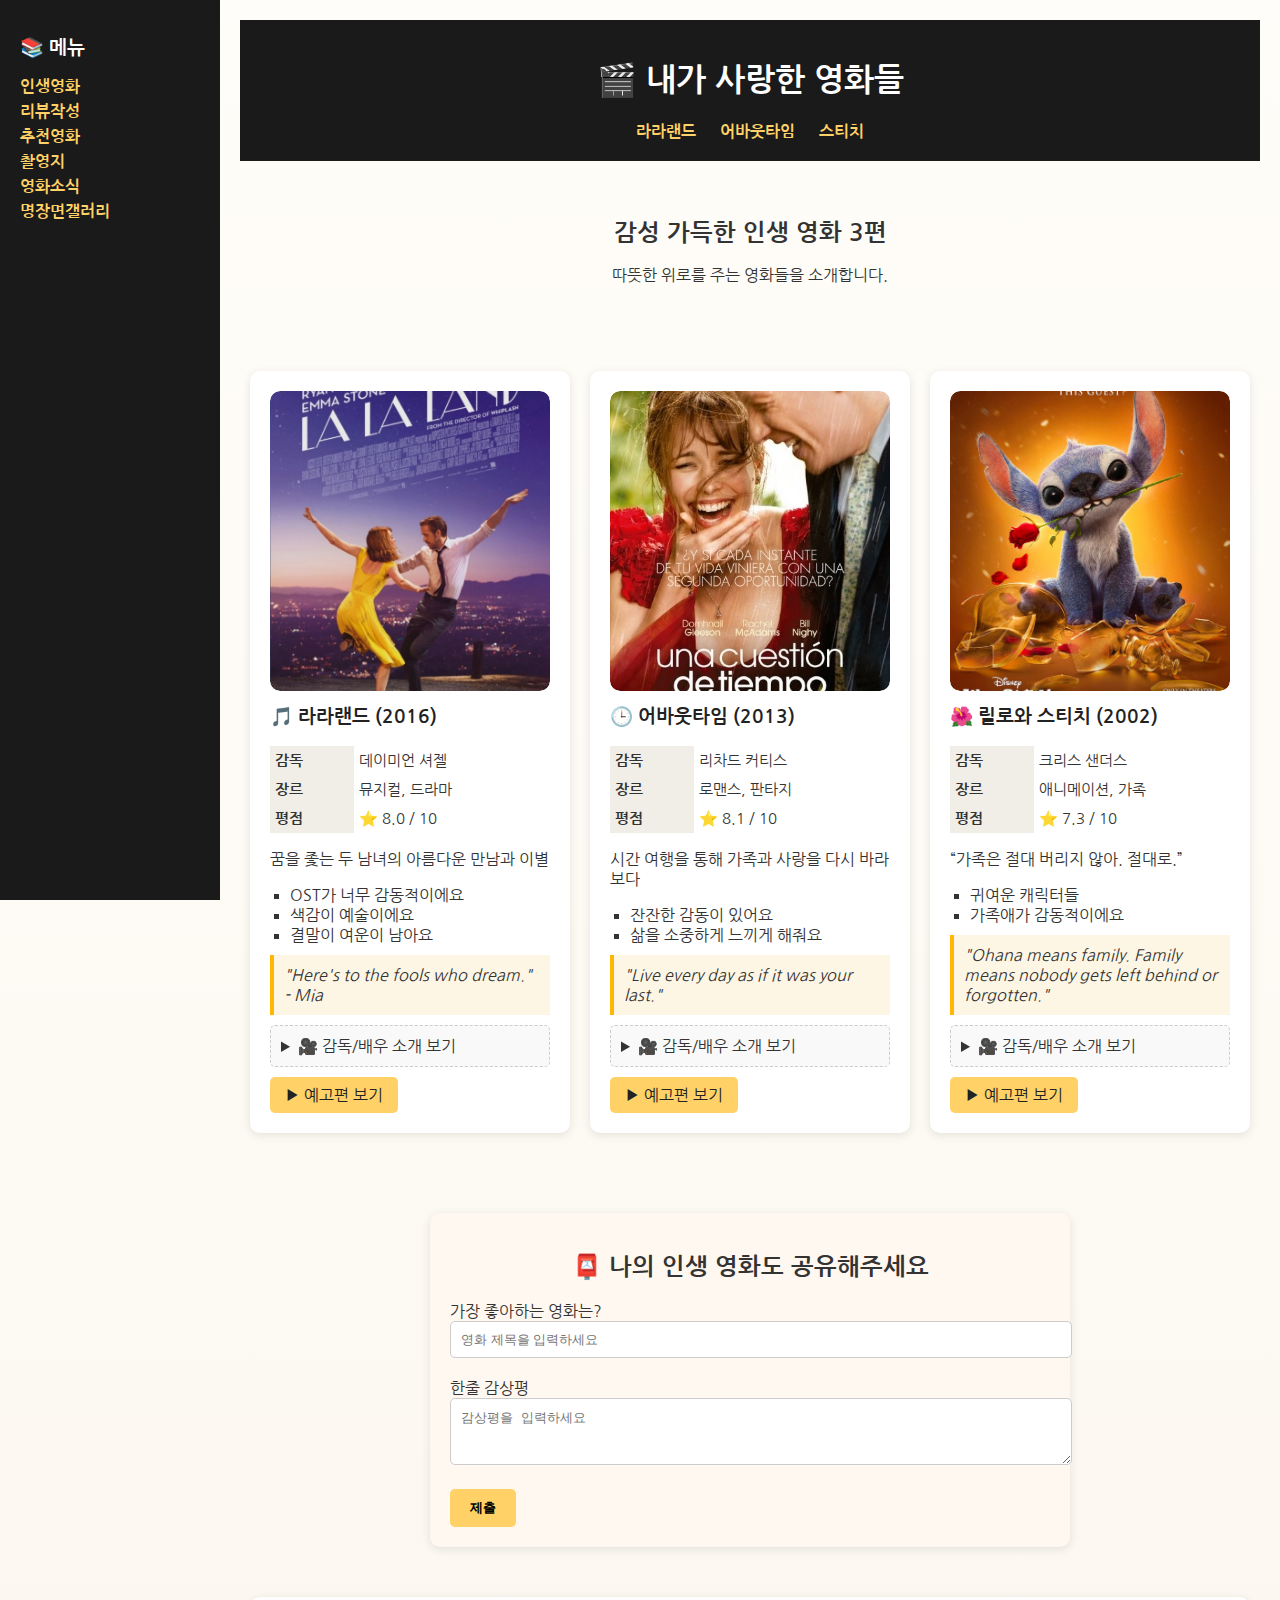
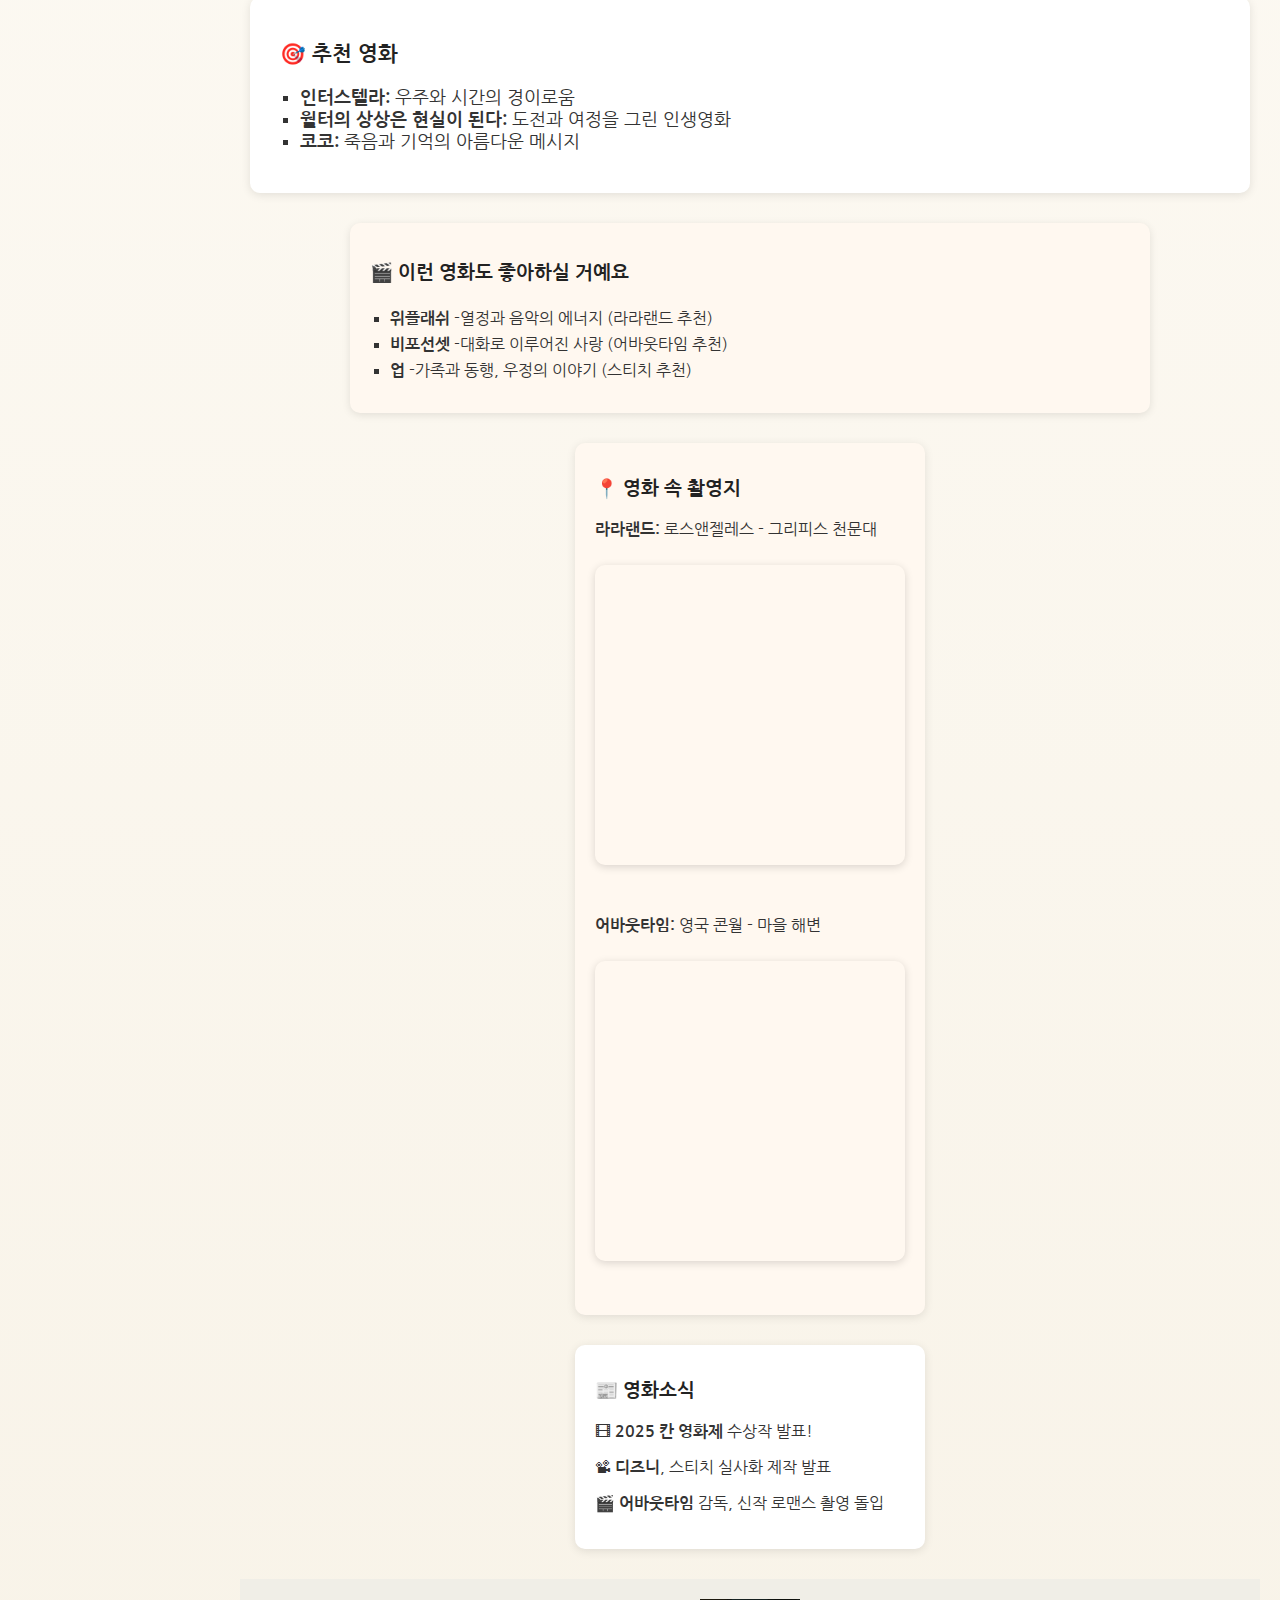
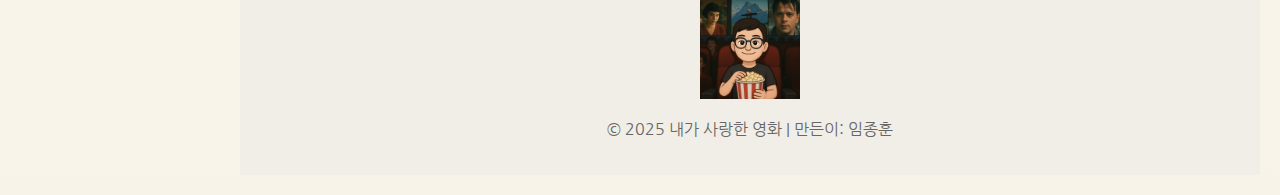
<file: index.html>
<!DOCTYPE html>
<html lang="ko">
<head>
  <meta charset="UTF-8" />
  <meta name="viewport" content="width=device-width, initial-scale=1" />
  <title>내 인생의 영화</title>
  <link rel="stylesheet" href="style.css" />
  <link href="https://fonts.googleapis.com/css2?family=Nanum+Gothic&display=swap" rel="stylesheet" />
</head>
<body>
  <nav class="sidebar">
    <h2>📚 메뉴</h2>
    <a href="#life">인생영화</a>
    <a href="#review">리뷰작성</a>
    <a href="#recommend">추천영화</a>
    <a href="#locations">촬영지</a>
    <a href="#news">영화소식</a>
    <a href="gallery.html" target="_blank" rel="noopener noreferrer">명장면갤러리</a>
  </nav>

  <div class="main-content">
    <header>
      <h1>🎬 내가 사랑한 영화들</h1>
      <nav>
        <a href="#lala">라라랜드</a>
        <a href="#abouttime">어바웃타임</a>
        <a href="#stitch">스티치</a>
      </nav>
    </header>

    <section class="intro" id="life">
      <h2>감성 가득한 인생 영화 3편</h2>
      <p>따뜻한 위로를 주는 영화들을 소개합니다.</p>
    </section>

    <section class="movie-list">

      <section id="lala" class="movie-card">
        <div class="poster-wrapper">
          <img src="lala.jpeg" alt="라라랜드 포스터">
          <div class="summary-hover">
            꿈을 좇는 두 남녀의 아름다운 만남과 이별을 그린 감성 뮤지컬 영화
          </div>
        </div>
        <h3>🎵 라라랜드 (2016)</h3>
        <table>
          <tr><th>감독</th><td>데이미언 셔젤</td></tr>
          <tr><th>장르</th><td>뮤지컬, 드라마</td></tr>
          <tr><th>평점</th><td>⭐ 8.0 / 10</td></tr>
        </table>
        <p>꿈을 좇는 두 남녀의 아름다운 만남과 이별</p>
        <ul>
          <li>OST가 너무 감동적이에요</li>
          <li>색감이 예술이에요</li>
          <li>결말이 여운이 남아요</li>
        </ul>
        <blockquote class="quote">"Here's to the fools who dream." - Mia</blockquote>
        <details>
          <summary>🎥 감독/배우 소개 보기</summary>
          <ul>
            <li><strong>감독:</strong> 데이미언 셔젤</li>
            <li><strong>주연:</strong> 엠마 스톤, 라이언 고슬링</li>
          </ul>
        </details>
        <a href="https://youtu.be/0pdqf4P9MB8" target="_blank">▶ 예고편 보기</a>
      </section>


      <section id="abouttime" class="movie-card">
        <div class="poster-wrapper">
          <img src="time.jpeg" alt="어바웃타임 포스터">
          <div class="summary-hover">
            시간 여행 능력을 가진 청년이 가족과 사랑을 통해 인생을 다시 바라보는 이야기
          </div>
        </div>
        <h3>🕒 어바웃타임 (2013)</h3>
        <table>
          <tr><th>감독</th><td>리차드 커티스</td></tr>
          <tr><th>장르</th><td>로맨스, 판타지</td></tr>
          <tr><th>평점</th><td>⭐ 8.1 / 10</td></tr>
        </table>
        <p>시간 여행을 통해 가족과 사랑을 다시 바라보다</p>
        <ul>
          <li>잔잔한 감동이 있어요</li>
          <li>삶을 소중하게 느끼게 해줘요</li>
        </ul>
        <blockquote class="quote">"Live every day as if it was your last."</blockquote>
        <details>
          <summary>🎥 감독/배우 소개 보기</summary>
          <ul>
            <li><strong>감독:</strong> 리처드 커티스</li>
            <li><strong>주연:</strong> 도널 글리슨, 레이첼 맥아담스</li>
          </ul>
        </details>
        <a href="https://youtu.be/T7A810duHvw" target="_blank">▶ 예고편 보기</a>
      </section>


      <section id="stitch" class="movie-card">
        <div class="poster-wrapper">
          <img src="stitch.jpeg" alt="릴로와 스티치 포스터">
          <div class="summary-hover">
            외계 생명체 스티치와 소녀 릴로가 함께하는 가족애와 우정의 이야기
          </div>
        </div>
        <h3>🌺 릴로와 스티치 (2002)</h3>
        <table>
          <tr><th>감독</th><td>크리스 샌더스</td></tr>
          <tr><th>장르</th><td>애니메이션, 가족</td></tr>
          <tr><th>평점</th><td>⭐ 7.3 / 10</td></tr>
        </table>
        <p>“가족은 절대 버리지 않아. 절대로.”</p>
        <ul>
          <li>귀여운 캐릭터들</li>
          <li>가족애가 감동적이에요</li>
        </ul>
        <blockquote class="quote">"Ohana means family. Family means nobody gets left behind or forgotten."</blockquote>
        <details>
          <summary>🎥 감독/배우 소개 보기</summary>
          <ul>
            <li><strong>감독:</strong> 크리스 샌더스</li>
            <li><strong>주연 성우:</strong> 데이비 채즈, 크리스 샌더스</li>
          </ul>
        </details>
        <a href="https://youtu.be/GEvPRJvM6jU" target="_blank">▶ 예고편 보기</a>
      </section>
    </section>


    <section class="form-section" id="review">
      <h2>📮 나의 인생 영화도 공유해주세요</h2>
      <form>
        <label for="movieName">가장 좋아하는 영화는?</label><br />
        <input type="text" id="movieName" name="movieName" placeholder="영화 제목을 입력하세요" /><br /><br />
        <label for="opinion">한줄 감상평</label><br />
        <textarea id="opinion" name="opinion" rows="3" placeholder="감상평을 입력하세요"></textarea><br /><br />
        <button type="submit">제출</button>
      </form>
    </section>

    <section id="recommend" class="movie-card large-card">
      <h3>🎯 추천 영화</h3>
      <ul>
        <li><strong>인터스텔라:</strong> 우주와 시간의 경이로움</li>
        <li><strong>월터의 상상은 현실이 된다:</strong> 도전과 여정을 그린 인생영화</li>
        <li><strong>코코:</strong> 죽음과 기억의 아름다운 메시지</li>
      </ul>
    </section>

    <section class="similar-movies movie-card">
      <h3>🎬 이런 영화도 좋아하실 거예요</h3>
      <ul>
        <li><strong>위플래쉬</strong> -열정과 음악의 에너지 (라라랜드 추천)</li>
        <li><strong>비포선셋</strong> -대화로 이루어진 사랑 (어바웃타임 추천)</li>
        <li><strong>업</strong> -가족과 동행, 우정의 이야기 (스티치 추천)</li>
      </ul>
    </section>


    <section id="locations" class="movie-card">
      <h3>📍 영화 속 촬영지</h3>
      <p><strong>라라랜드:</strong> 로스앤젤레스 - 그리피스 천문대</p>
      <iframe
        src="https://www.google.com/maps/embed?pb=!1m18!1m12!1m3!1d3302.3963734280085!2d-118.30037258478189!3d34.1184343805776!2m3!1f0!2f0!3f0!3m2!1i1024!2i768!4f13.1!3m3!1m2!1s0x80c2c0be53e9631f%3A0x5aa963bba4f61465!2zR3JpZmZpdGggT2JzZXJ2YXRvcnk!5e0!3m2!1sko!2skr!4v1718717170000!5m2!1sko!2skr"
        width="100%" height="300" style="border:0;" allowfullscreen="" loading="lazy">
      </iframe>

      <p><strong>어바웃타임:</strong> 영국 콘월 - 마을 해변</p>
      <iframe
        src="https://www.google.com/maps/embed?pb=!1m18!1m12!1m3!1d10167.210574135801!2d-5.480297261059304!3d50.16767691105333!2m3!1f0!2f0!3f0!3m2!1i1024!2i768!4f13.1!3m3!1m2!1s0x486ac57f5eb6bd9f%3A0x89f7cf76a3421b65!2sSt%20Austell%20Bay!5e0!3m2!1sko!2skr!4v1718717271211!5m2!1sko!2skr"
        width="100%" height="300" style="border:0;" allowfullscreen="" loading="lazy">
      </iframe>
    </section>

    <section id="news" class="movie-card">
      <h3>📰 영화소식</h3>
      <p>🎞 <strong>2025 칸 영화제</strong> 수상작 발표!</p>
      <p>📽 <strong>디즈니</strong>, 스티치 실사화 제작 발표</p>
      <p>🎬 <strong>어바웃타임</strong> 감독, 신작 로맨스 촬영 돌입</p>
    </section>

    <footer>
      <img src="ai.png" alt="이미지" width="100" height="100">
      <p>© 2025 내가 사랑한 영화 | 만든이: 임종훈</p>
    </footer>
  </div>
</body>
</html>
</file>
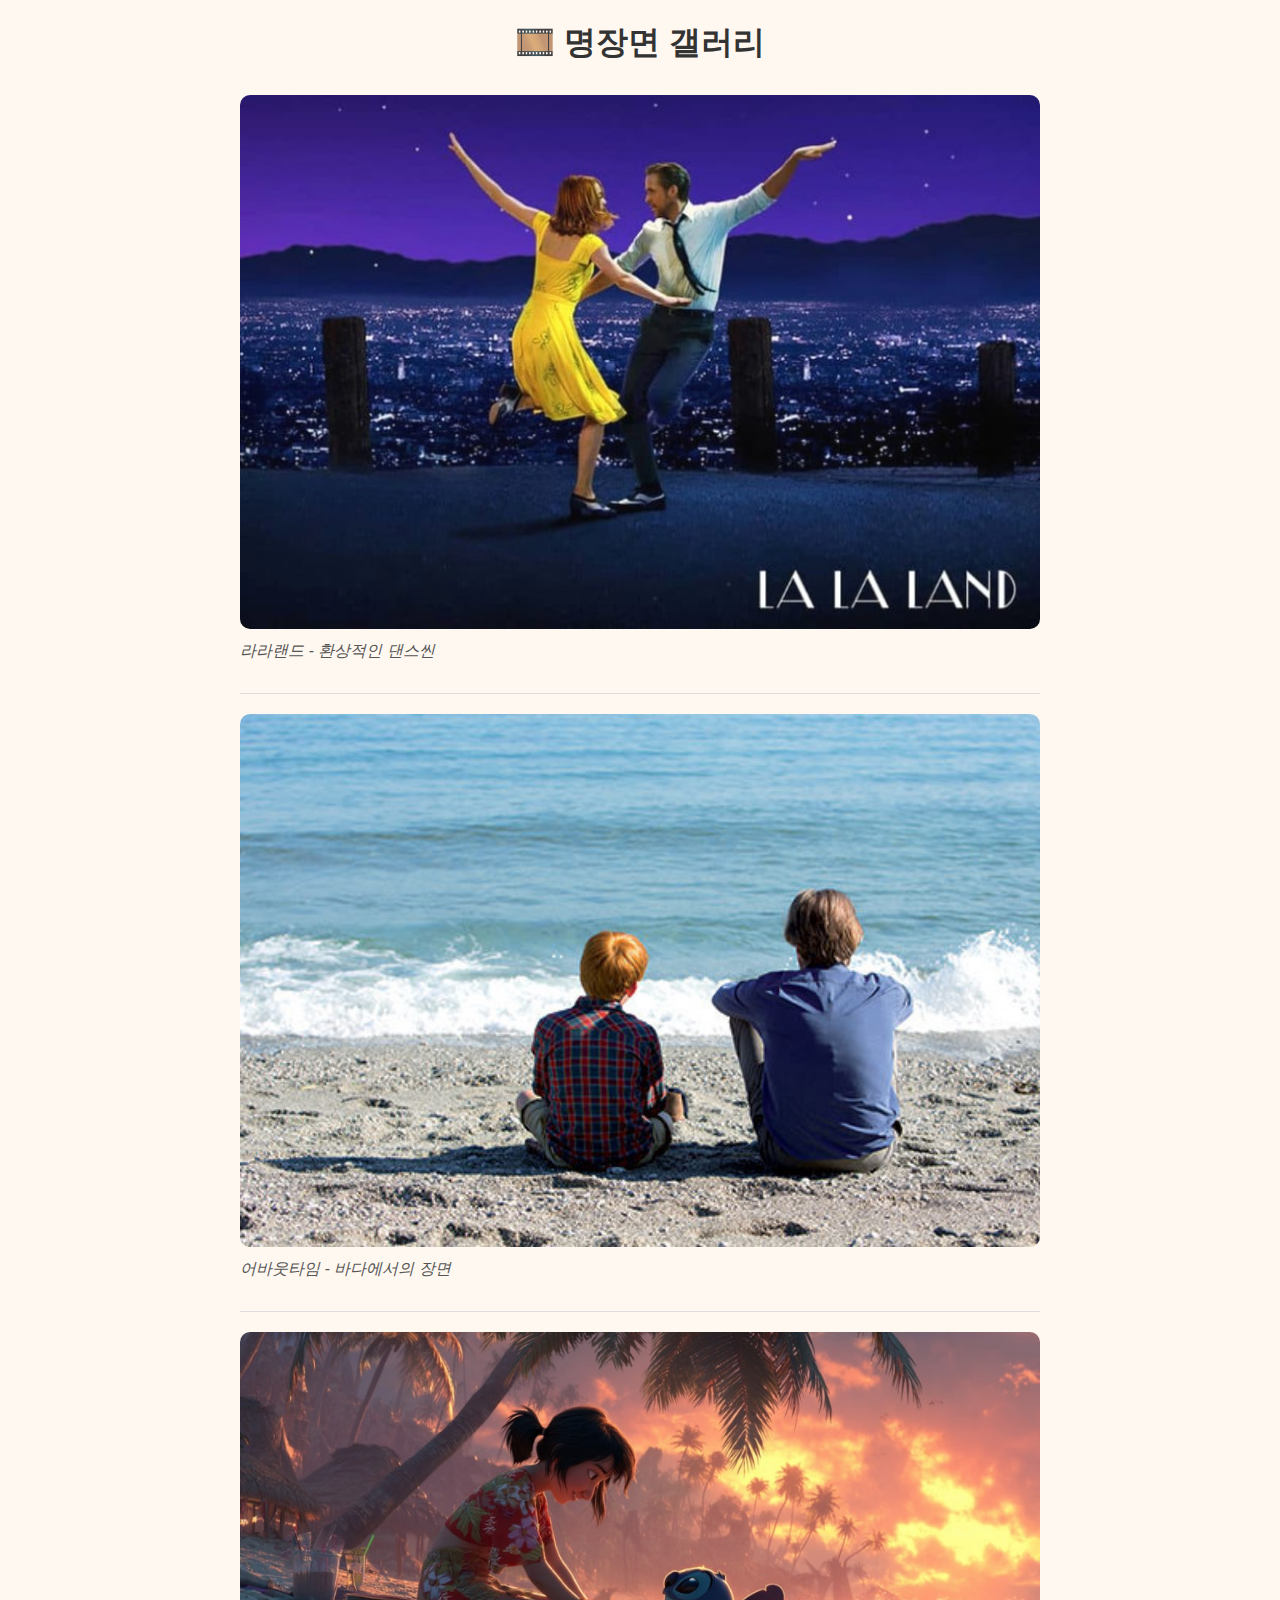
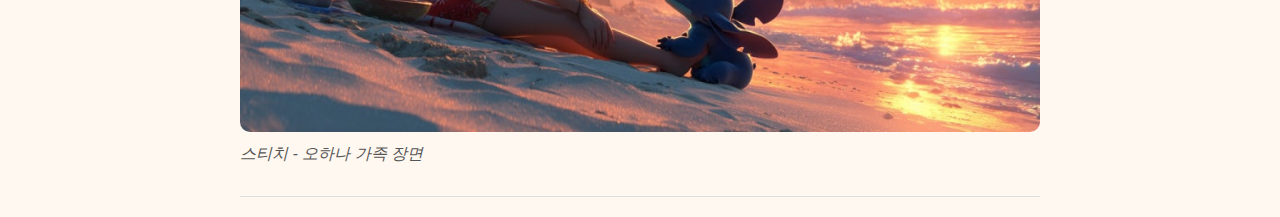
<file: gallery.html>
<!DOCTYPE html>
<html lang="ko">
<head>
  <meta charset="UTF-8" />
  <meta name="viewport" content="width=device-width, initial-scale=1" />
  <title>명장면 갤러리</title>
  <style>
    body {
      font-family: 'Nanum Gothic', sans-serif;
      background: #fff8f0;
      margin: 20px;
      color: #333;
    }
    h1 {
      text-align: center;
      margin-bottom: 30px;
    }
    .scene-gallery {
      max-width: 800px;
      margin: 0 auto;
    }
    .scene {
      margin-bottom: 20px;
      border-bottom: 1px solid #ddd;
      padding-bottom: 15px;
    }
    .scene img {
      width: 100%;
      border-radius: 10px;
    }
    .scene p {
      margin-top: 8px;
      font-style: italic;
      color: #555;
    }
  </style>
</head>
<body>
  <h1>🎞️ 명장면 갤러리</h1>
  <div class="scene-gallery">
    <div class="scene">
      <img src="lala1.jpeg" alt="라라랜드 명장면 1" />
      <p>라라랜드 - 환상적인 댄스씬</p>
    </div>
    <div class="scene">
      <img src="time1.jpeg" alt="어바웃타임 명장면 1" />
      <p>어바웃타임 - 바다에서의 장면</p>
    </div>
    <div class="scene">
      <img src="stitch1.jpeg" alt="스티치 명장면 1" />
      <p>스티치 - 오하나 가족 장면</p>
    </div>
  </div>
</body>
</html>
</file>
<file: style.css>
body {
  display: flex;
  margin: 0;
  font-family: 'Nanum Gothic', sans-serif;
  background: linear-gradient(#fffdf9, #f8f3e8);
  color: #333;
}

.sidebar {
  width: 220px;
  background-color: #1a1a1a;
  color: white;
  height: 100vh;
  position: fixed;
  padding: 20px;
  box-sizing: border-box;
}

.sidebar h2 {
  font-size: 1.2em;
  margin-bottom: 20px;
}

.sidebar a {
  display: block;
  margin: 10px 0;
  color: #ffd166;
  text-decoration: none;
  font-weight: bold;
  transition: color 0.3s;
}

.sidebar a:hover {
  color: #ffa600;
}

.main-content {
  margin-left: 220px;
  padding: 20px;
  width: calc(100% - 220px);
  box-sizing: border-box;
}

header {
  background-color: #1a1a1a;
  color: white;
  padding: 20px;
  text-align: center;
  position: sticky;
  top: 0;
  z-index: 999;
}

header nav a {
  margin: 0 10px;
  color: #ffd166;
  text-decoration: none;
  font-weight: bold;
}

header nav a:hover {
  text-decoration: underline;
}

.intro {
  text-align: center;
  padding: 40px 10px;
}

.movie-card {
  border-radius: 10px;
  max-width: 800px;
  background: #fff;
  box-shadow: 0 2px 10px rgba(0, 0, 0, 0.1);
  margin: 30px auto;
  padding: 20px;
}

.movie-card img {
  width: 100%;
  border-radius: 10px;
}

.movie-card h3 {
  margin-top: 15px;
  color: #222;
}

.movie-card table {
  width: 100%;
  border-collapse: collapse;
  margin: 10px 0;
  font-size: 0.95em;
}

.movie-card table th {
  background: #f0eee7;
  text-align: left;
  padding: 5px;
  width: 30%;
}

.movie-card table td {
  padding: 5px;
}

.movie-card ul {
  list-style: square;
  padding-left: 20px;
  margin: 10px 0;
}

.movie-card a {
  display: inline-block;
  margin-top: 10px;
  background-color: #ffd166;
  color: #222;
  padding: 8px 15px;
  border-radius: 5px;
  text-decoration: none;
  transition: 0.3s;
}

.movie-card a:hover {
  background-color: #ffae00;
}

.quote {
  font-style: italic;
  background-color: #fef6e4;
  padding: 10px;
  border-left: 4px solid #ffb703;
  margin: 10px 0;
}

details {
  margin-top: 10px;
  background-color: #f9f9f9;
  padding: 10px;
  border: 1px dashed #ccc;
  border-radius: 5px;
}

.form-section {
  max-width: 600px;
  margin: 50px auto;
  background-color: #fff8f0;
  padding: 20px;
  border-radius: 10px;
  box-shadow: 0 2px 10px rgba(0, 0, 0, 0.1);
}

.form-section h2 {
  text-align: center;
}

form input[type="text"],
form textarea {
  width: 100%;
  padding: 10px;
  border-radius: 5px;
  border: 1px solid #ccc;
}

form button {
  background-color: #ffd166;
  border: none;
  padding: 10px 20px;
  font-weight: bold;
  cursor: pointer;
  border-radius: 5px;
}

form button:hover {
  background-color: #f9a602;
}

footer {
  text-align: center;
  padding: 20px;
  background-color: #f0eee7;
  color: #666;
}
.poster-wrapper {
  position: relative;
  overflow: hidden;
  border-radius: 10px;
}

.poster-wrapper img {
  width: 100%;
  display: block;
  border-radius: 10px;
  transition: transform 0.3s ease;
}

.poster-wrapper:hover img {
  transform: scale(1.05);
}

.summary-hover {
  position: absolute;
  bottom: 0;
  background: rgba(0, 0, 0, 0.75);
  color: #fff;
  width: 100%;
  padding: 15px;
  box-sizing: border-box;
  opacity: 0;
  transition: opacity 0.3s ease;
  font-size: 0.9em;
  line-height: 1.4;
}

.poster-wrapper:hover .summary-hover {
  opacity: 1;
}
.movie-list {
  display: flex;
  justify-content: center;
  gap: 20px;
  flex-wrap: wrap;
  max-width: 1200px;
  margin: 0 auto 40px auto;
  padding: 0 10px;
}

.movie-card {
  flex: 1 1 30%;
  max-width: 350px;
  border-radius: 10px;
  background: #fff;
  box-shadow: 0 2px 10px rgba(0,0,0,0.1);
  padding: 20px;
  box-sizing: border-box;
}

.movie-card img {
  width: 100%;
  border-radius: 10px;
}

@media (max-width: 900px) {
  .movie-list {
    flex-direction: column;
    align-items: center;
  }

  .movie-card {
    max-width: 90%;
    flex: none;
    margin-bottom: 30px;
  }
}

.large-card {
  max-width: 1000px;
  padding: 30px;
  font-size: 1.1em;
}

.similar-movies {
  background-color: #fef6f0;
  padding: 20px;
  border-radius: 10px;
  margin: 30px auto;
  box-shadow: 0 2px 8px rgba(0, 0, 0, 0.1);
  max-width: 800px;
  line-height: 1.6;
}

.similar-movies ul {
  padding-left: 20px;
}

#locations iframe {
  margin-top: 10px;
  margin-bottom: 30px;
  border-radius: 10px;
  width: 100%;
  height: 300px;
  border: 0;
  box-shadow: 0 2px 8px rgba(0,0,0,0.15);
}

#locations, .similar-movies {
  background: #fff8f0;
}

@media (max-width: 600px) {
  #locations iframe {
    height: 200px;
  }
}
.movie-card img {
  width: 100%;
  height: 300px; 
  object-fit: cover; 
  border-radius: 10px;
}
</file>
